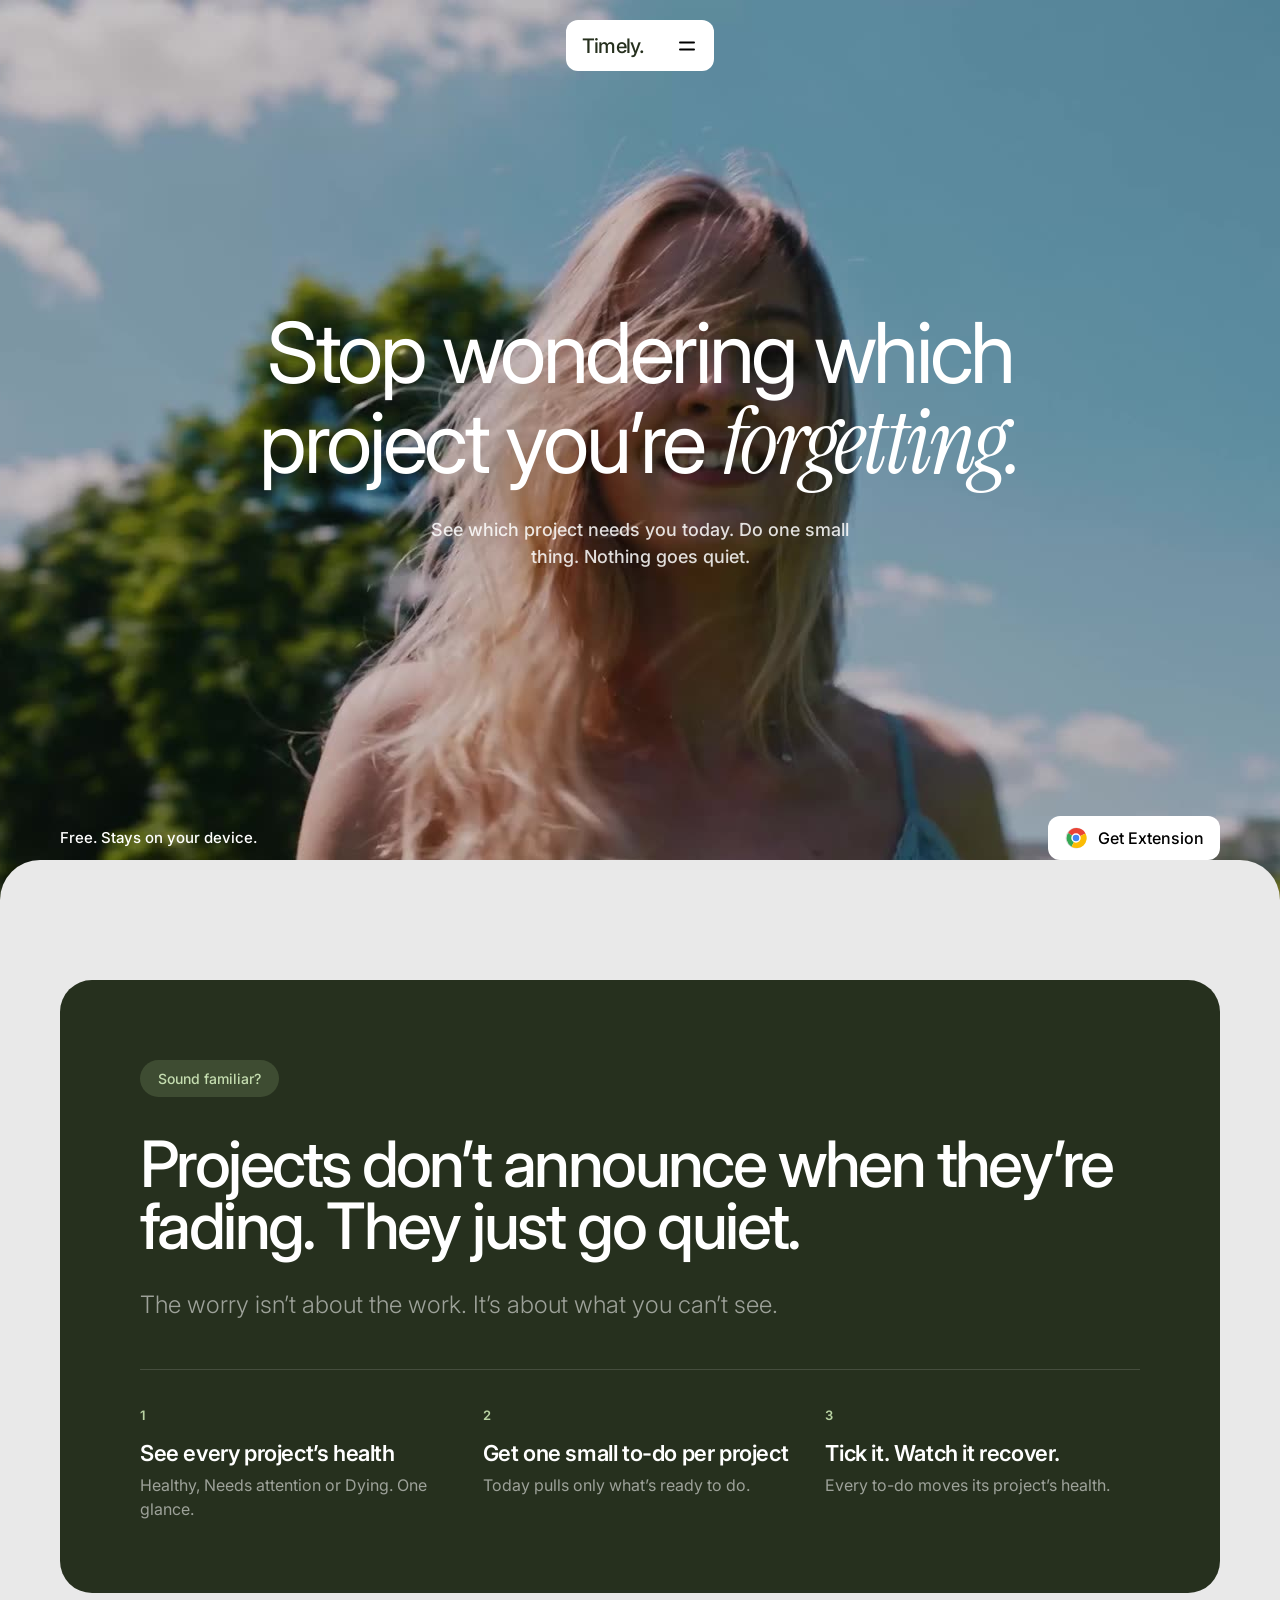
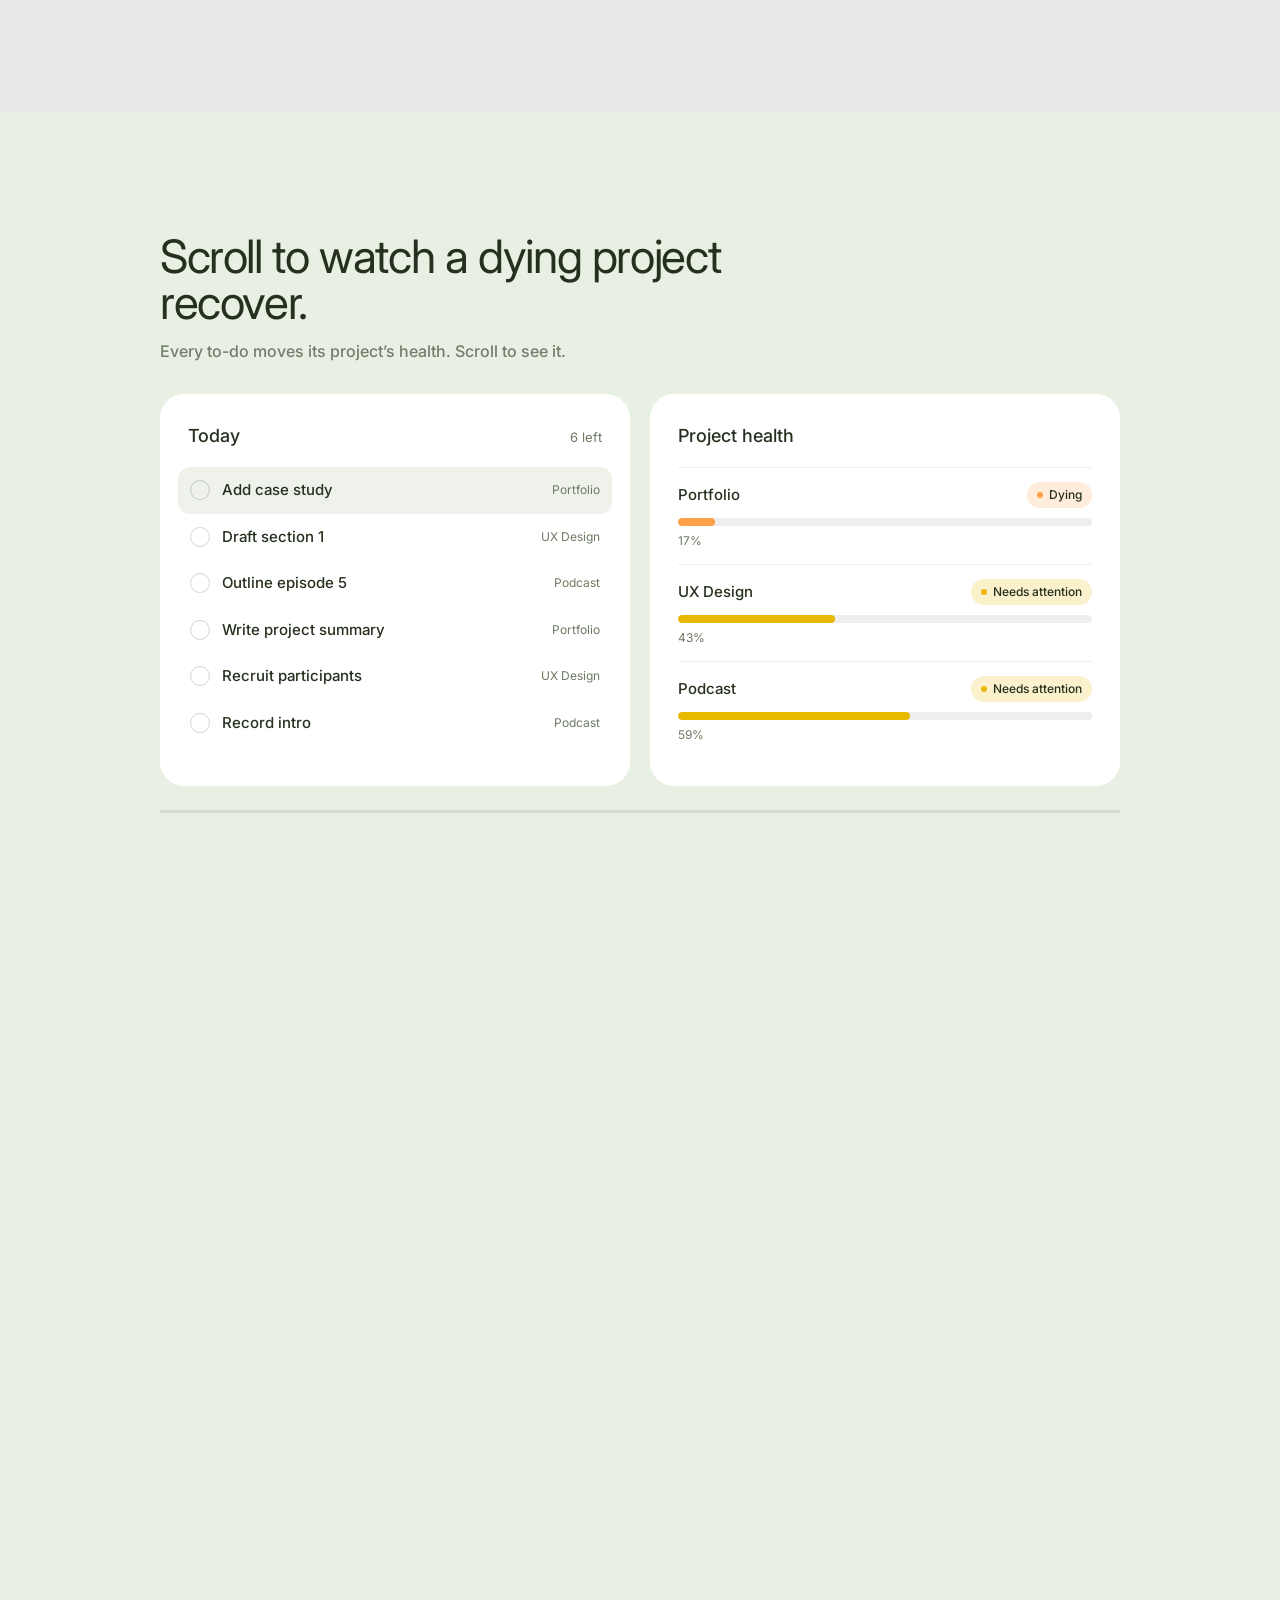
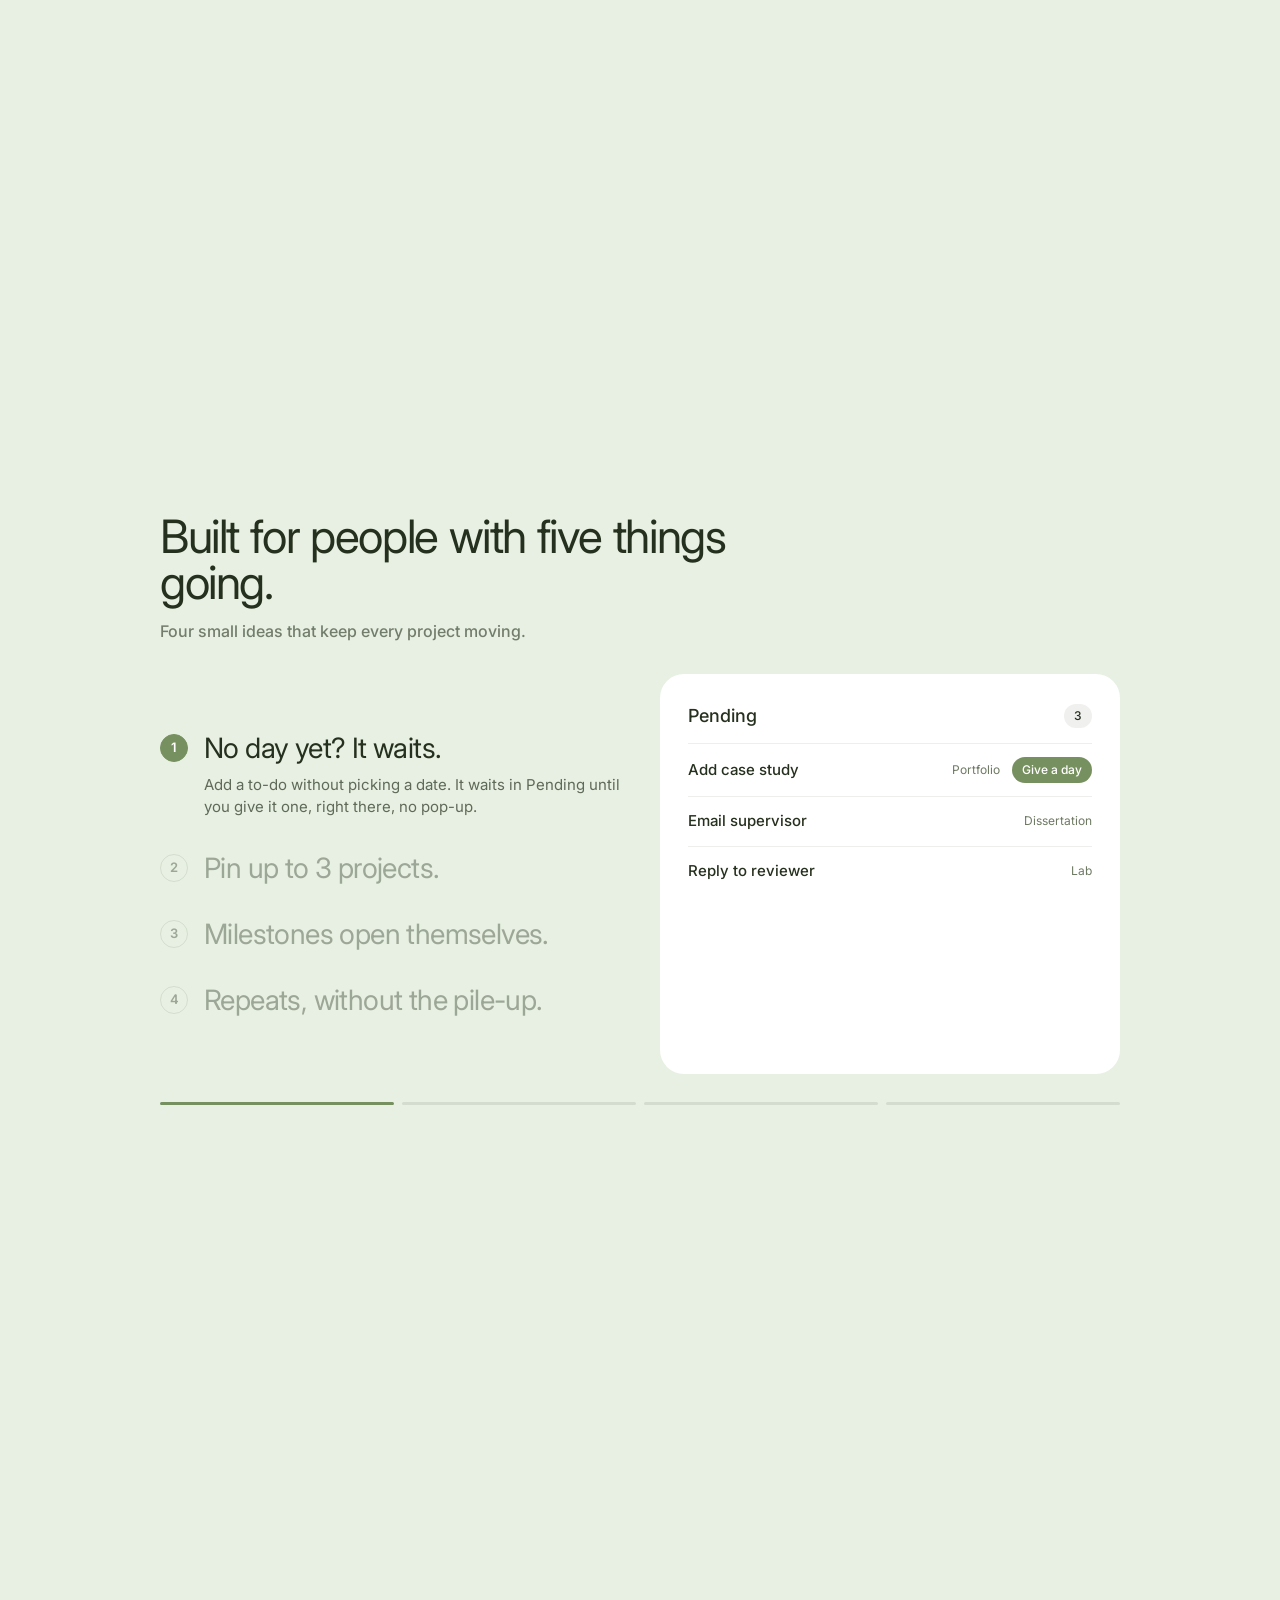
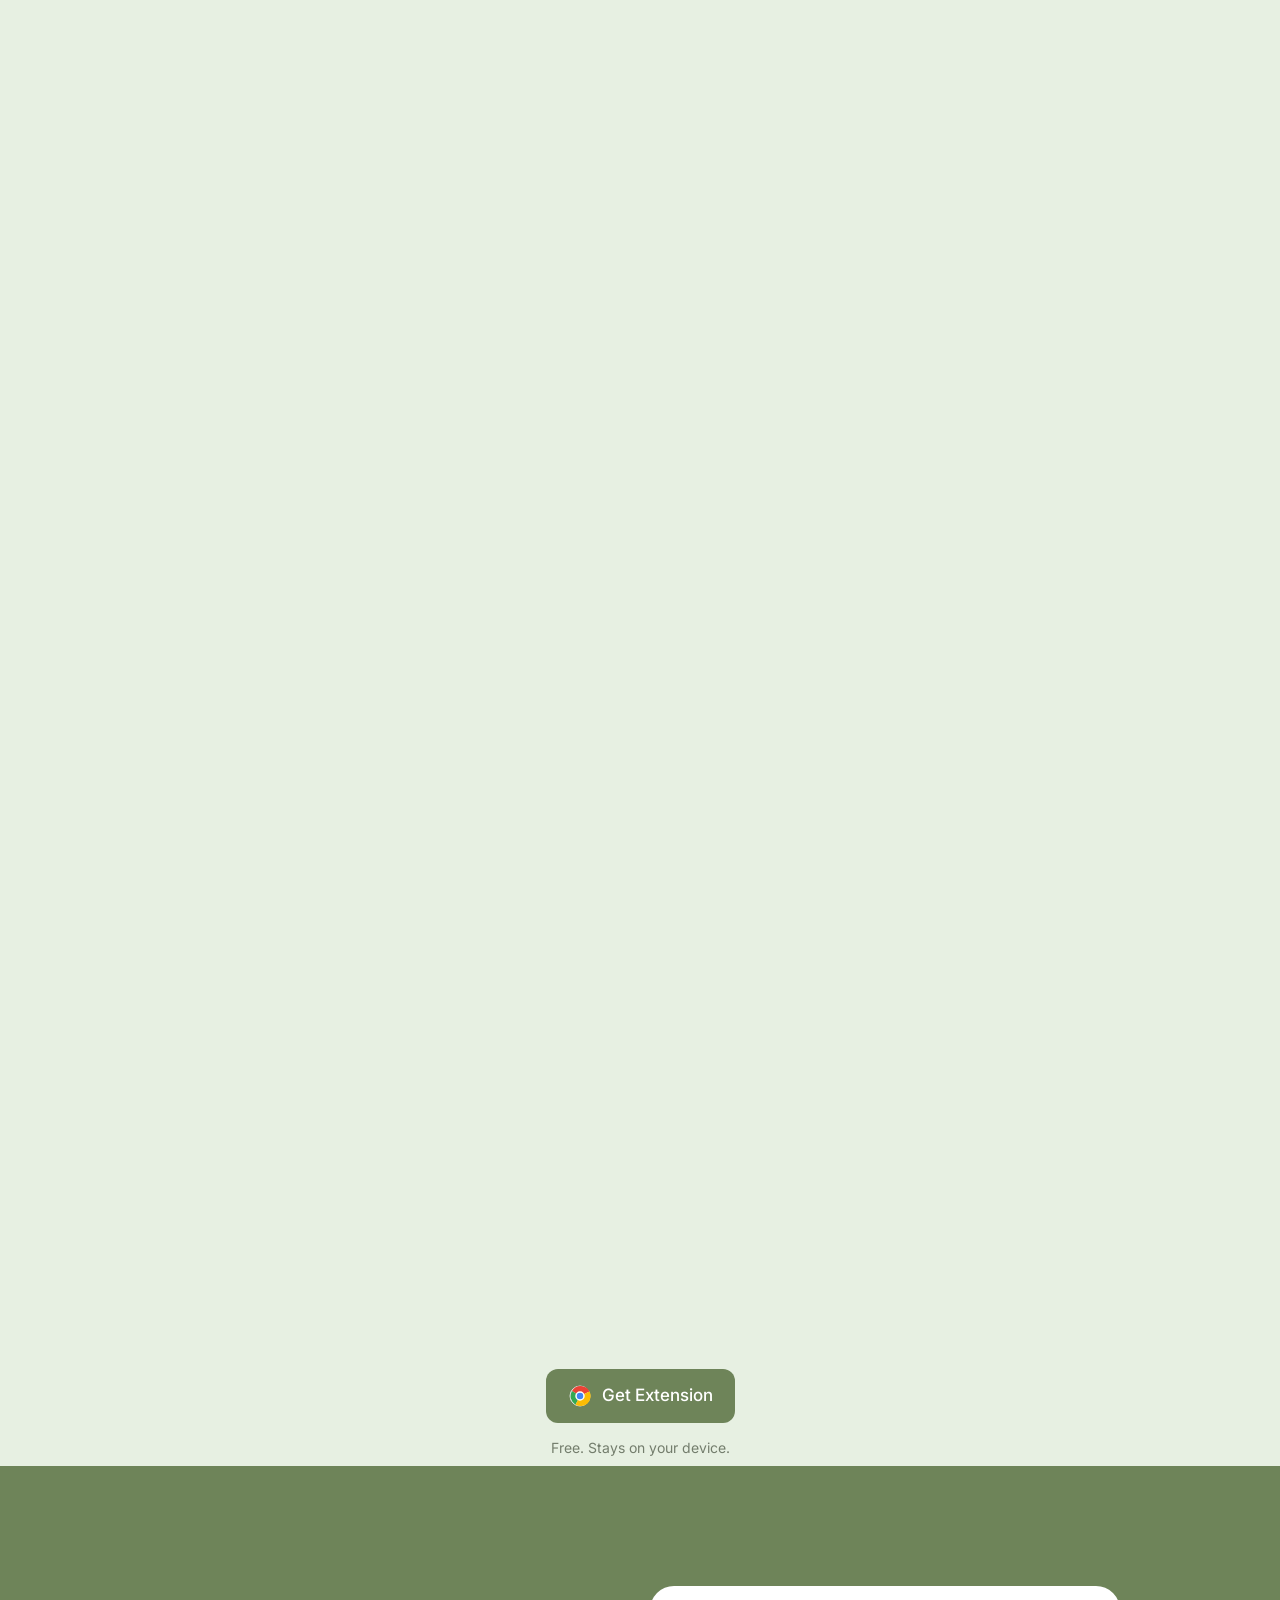
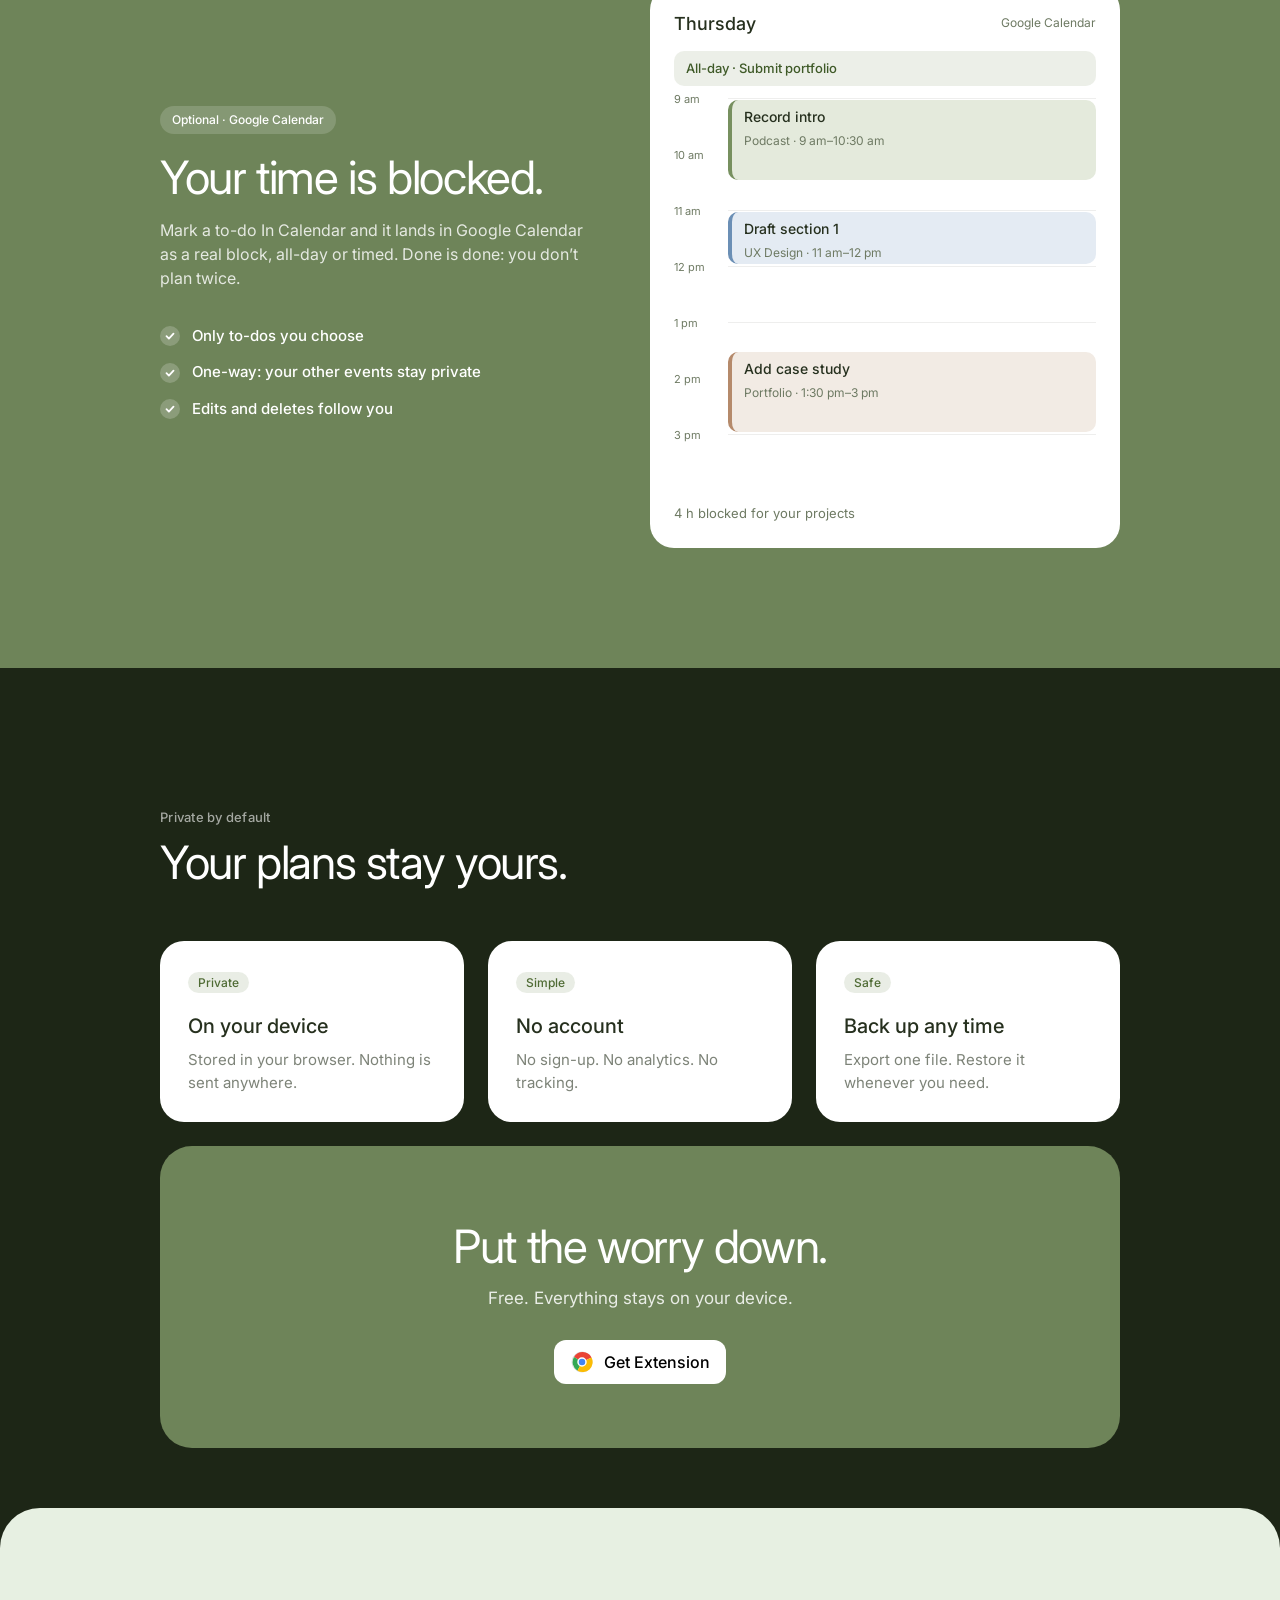
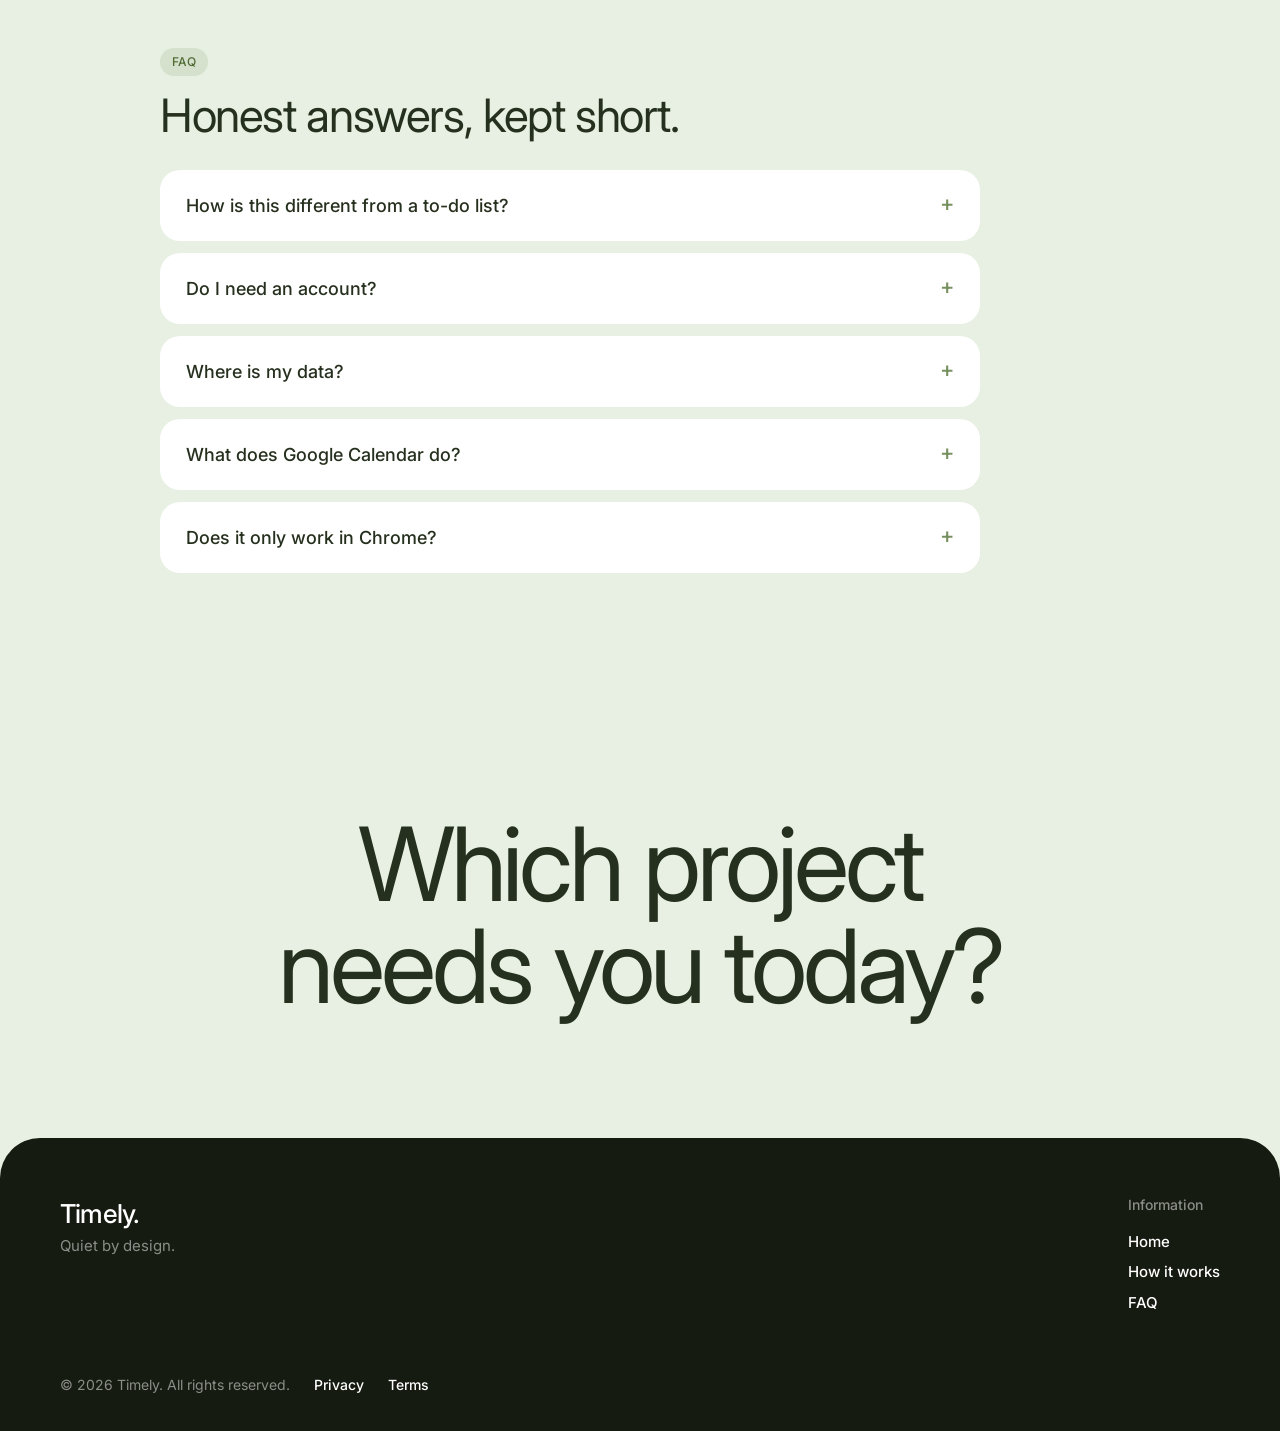
<file: index.html>
<!doctype html><html lang="en"><head><meta charset="utf-8"><meta name="viewport" content="width=device-width,initial-scale=1"><link rel="preconnect" href="https://fonts.googleapis.com"><link rel="preconnect" href="https://fonts.gstatic.com" crossorigin><link href="https://fonts.googleapis.com/css2?family=Inter:wght@400;500;600&family=Instrument+Serif:ital@1&display=swap" rel="stylesheet"><link href="https://api.fontshare.com/v2/css?f[]=switzer@400,500,600&display=swap" rel="stylesheet">
<link rel="stylesheet" href="styles.css"><title>Timely — see which project needs you today</title>
<meta name="description" content="Timely is a free Chrome side-panel extension that shows which of your projects needs you today and which is quietly fading. Your data stays on your device.">
</head><body>
<div class="nav" id="nav"><div class="nav-inner"><div class="pill"><a class="logo" href="">Timely.</a><button class="burger" id="burger" aria-label="Open menu" aria-expanded="false"><span></span><span></span></button></div><div class="menu"><a href="">Home</a><a href="privacy/">Privacy</a><a href="terms/">Terms</a></div></div></div>
<header class="hero">
  <img class="bg" alt="" src="assets/hero.jpg">
  <video autoplay muted loop playsinline preload="metadata"><source src="assets/hero.mp4" type="video/mp4"></video>
  <h1>Stop wondering which project you’re <em class="serif">forgetting.</em></h1>
  <p class="lead">See which project needs you today. Do one small thing. Nothing goes quiet.</p>
  <div class="hero-foot"><span>Free. Stays on your device.</span><a class="btn" href="#" id="cws"><svg viewBox="0 0 24 24"><circle cx="12" cy="12" r="10" fill="#fff" stroke="#ddd"/><path d="M12 12 L21.5 7.5 A10 10 0 0 0 4 7 Z" fill="#EA4335"/><path d="M12 12 L4 7 A10 10 0 0 0 7.5 20.7 Z" fill="#34A853"/><path d="M12 12 L7.5 20.7 A10 10 0 0 0 21.5 7.5 Z" fill="#FBBC04"/><circle cx="12" cy="12" r="4" fill="#4285F4" stroke="#fff" stroke-width="1.5"/></svg> Get Extension</a></div>
</header>

<section class="slab" id="how"><div class="wrap"><div class="pain">
  <span class="chip">Sound familiar?</span>
  <h2>Projects don’t announce when they’re fading. They just go quiet.</h2>
  <p class="muted">The worry isn’t about the work. It’s about what you can’t see.</p>
  <hr>
  <div class="points">
    <div><div class="n">1</div><h3>See every project’s health</h3><p>Healthy, Needs attention or Dying. One glance.</p></div>
    <div><div class="n">2</div><h3>Get one small to-do per project</h3><p>Today pulls only what’s ready to do.</p></div>
    <div><div class="n">3</div><h3>Tick it. Watch it recover.</h3><p>Every to-do moves its project’s health.</p></div>
  </div>
</div></div></section>

<section class="section-page" id="today"><div class="wrap" style="padding-top:120px">
  <div class="track demo-track" id="demo">
    <div class="sticky">
      <div class="s-head"><h2 class="display" style="max-width:640px">Scroll to watch a dying project recover.</h2><p class="sub">Every to-do moves its project’s health. Scroll to see it.</p></div>
      <div class="cards"><div class="card" id="todos"></div><div class="card" id="health"></div></div>
      <div class="rail"><div id="demoRail"></div></div>
    </div>
  </div>
</div></section>

<section class="section-page" id="features"><div class="wrap" style="padding-top:80px">
  <div class="track feat-track" id="feat">
    <div class="sticky">
      <div class="s-head"><h2 class="display" style="max-width:640px">Built for people with five things going.</h2><p class="sub">Four small ideas that keep every project moving.</p></div>
      <div class="feat-grid"><div class="feat-list" id="featList"></div><div class="mock" id="mock"></div></div>
      <div class="dots" id="featDots"></div>
    </div>
  </div>
</div></section>
<section class="midcta"><div class="wrap"><a class="btn btn-sage" href="#" id="cws3"><svg viewBox="0 0 24 24"><circle cx="12" cy="12" r="10" fill="#fff" stroke="#ddd"/><path d="M12 12 L21.5 7.5 A10 10 0 0 0 4 7 Z" fill="#EA4335"/><path d="M12 12 L4 7 A10 10 0 0 0 7.5 20.7 Z" fill="#34A853"/><path d="M12 12 L7.5 20.7 A10 10 0 0 0 21.5 7.5 Z" fill="#FBBC04"/><circle cx="12" cy="12" r="4" fill="#4285F4" stroke="#fff" stroke-width="1.5"/></svg> Get Extension</a><span>Free. Stays on your device.</span></div></section>


<section class="cal" id="calendar"><div class="wrap"><div class="cal-grid" id="calGrid">
  <div class="cal-copy">
    <span class="chip">Optional · Google Calendar</span>
    <h2 class="display">Your time is blocked.</h2>
    <p class="t">Mark a to-do In Calendar and it lands in Google Calendar as a real block, all-day or timed. Done is done: you don’t plan twice.</p>
    <div class="ticks"><div><span><svg viewBox="0 0 12 12"><path d="M2.5 6.2l2.4 2.4 4.6-5" fill="none" stroke="#fff" stroke-width="1.8" stroke-linecap="round" stroke-linejoin="round"/></svg></span>Only to-dos you choose</div><div><span><svg viewBox="0 0 12 12"><path d="M2.5 6.2l2.4 2.4 4.6-5" fill="none" stroke="#fff" stroke-width="1.8" stroke-linecap="round" stroke-linejoin="round"/></svg></span>One-way: your other events stay private</div><div><span><svg viewBox="0 0 12 12"><path d="M2.5 6.2l2.4 2.4 4.6-5" fill="none" stroke="#fff" stroke-width="1.8" stroke-linecap="round" stroke-linejoin="round"/></svg></span>Edits and deletes follow you</div></div>
  </div>
  <div class="calcard">
    <div class="mhead" style="margin:0"><b>Thursday</b><span class="tag">Google Calendar</span></div>
    <div class="allday">All-day · Submit portfolio</div>
    <div class="hours" id="hours"></div>
    <div class="blocked">4 h blocked for your projects</div>
  </div>
</div></div></section>

<section class="assist" id="privacy"><div class="wrap">
  <div class="eyebrow">Private by default</div>
  <h2 class="display">Your plans stay yours.</h2>
  <div class="pcards">
    <div class="pcard"><small>Private</small><h3>On your device</h3><p>Stored in your browser. Nothing is sent anywhere.</p></div>
    <div class="pcard"><small>Simple</small><h3>No account</h3><p>No sign-up. No analytics. No tracking.</p></div>
    <div class="pcard"><small>Safe</small><h3>Back up any time</h3><p>Export one file. Restore it whenever you need.</p></div>
  </div>
  <div class="cta"><h2>Put the worry down.</h2><p>Free. Everything stays on your device.</p><a class="btn" href="#" id="cws2"><svg viewBox="0 0 24 24"><circle cx="12" cy="12" r="10" fill="#fff" stroke="#ddd"/><path d="M12 12 L21.5 7.5 A10 10 0 0 0 4 7 Z" fill="#EA4335"/><path d="M12 12 L4 7 A10 10 0 0 0 7.5 20.7 Z" fill="#34A853"/><path d="M12 12 L7.5 20.7 A10 10 0 0 0 21.5 7.5 Z" fill="#FBBC04"/><circle cx="12" cy="12" r="4" fill="#4285F4" stroke="#fff" stroke-width="1.5"/></svg> Get Extension</a></div>
</div></section>

<section class="faq" id="faq"><div class="wrap">
  <span class="chip">FAQ</span>
  <h2 class="display">Honest answers, kept short.</h2>
  <div style="margin-top:32px;max-width:820px">
    <details><summary>How is this different from a to-do list?</summary><p>A to-do list keeps adding up. Timely bundles to-dos under their projects, shows each project’s health, and puts one small thing on today.</p></details>
    <details><summary>Do I need an account?</summary><p>No. There’s no sign-up, no analytics and no tracking.</p></details>
    <details><summary>Where is my data?</summary><p>In your browser, on your device. Nothing is sent anywhere. Export a backup file any time and restore it whenever you need to.</p></details>
    <details><summary>What does Google Calendar do?</summary><p>It’s optional and one-way. Only to-dos you mark In Calendar are added, and Timely never reads your other events. See the <a href="privacy/">privacy policy</a>.</p></details>
    <details><summary>Does it only work in Chrome?</summary><p>Yes. Timely lives in Chrome’s side panel.</p></details>
  </div>
</div></section>

<section class="outro"><div class="wrap"><h2>Which project<br>needs you today?</h2></div></section>
<footer><div class="top"><div class="brand"><b>Timely.</b><span>Quiet by design.</span></div><nav><h4>Information</h4><a href="">Home</a><a href="#how">How it works</a><a href="#faq">FAQ</a></nav></div><div class="legal"><span>© 2026 Timely. All rights reserved.</span><a href="privacy/">Privacy</a><a href="terms/">Terms</a></div></footer>
<script src="main.js"></script>
</body></html>
</file>
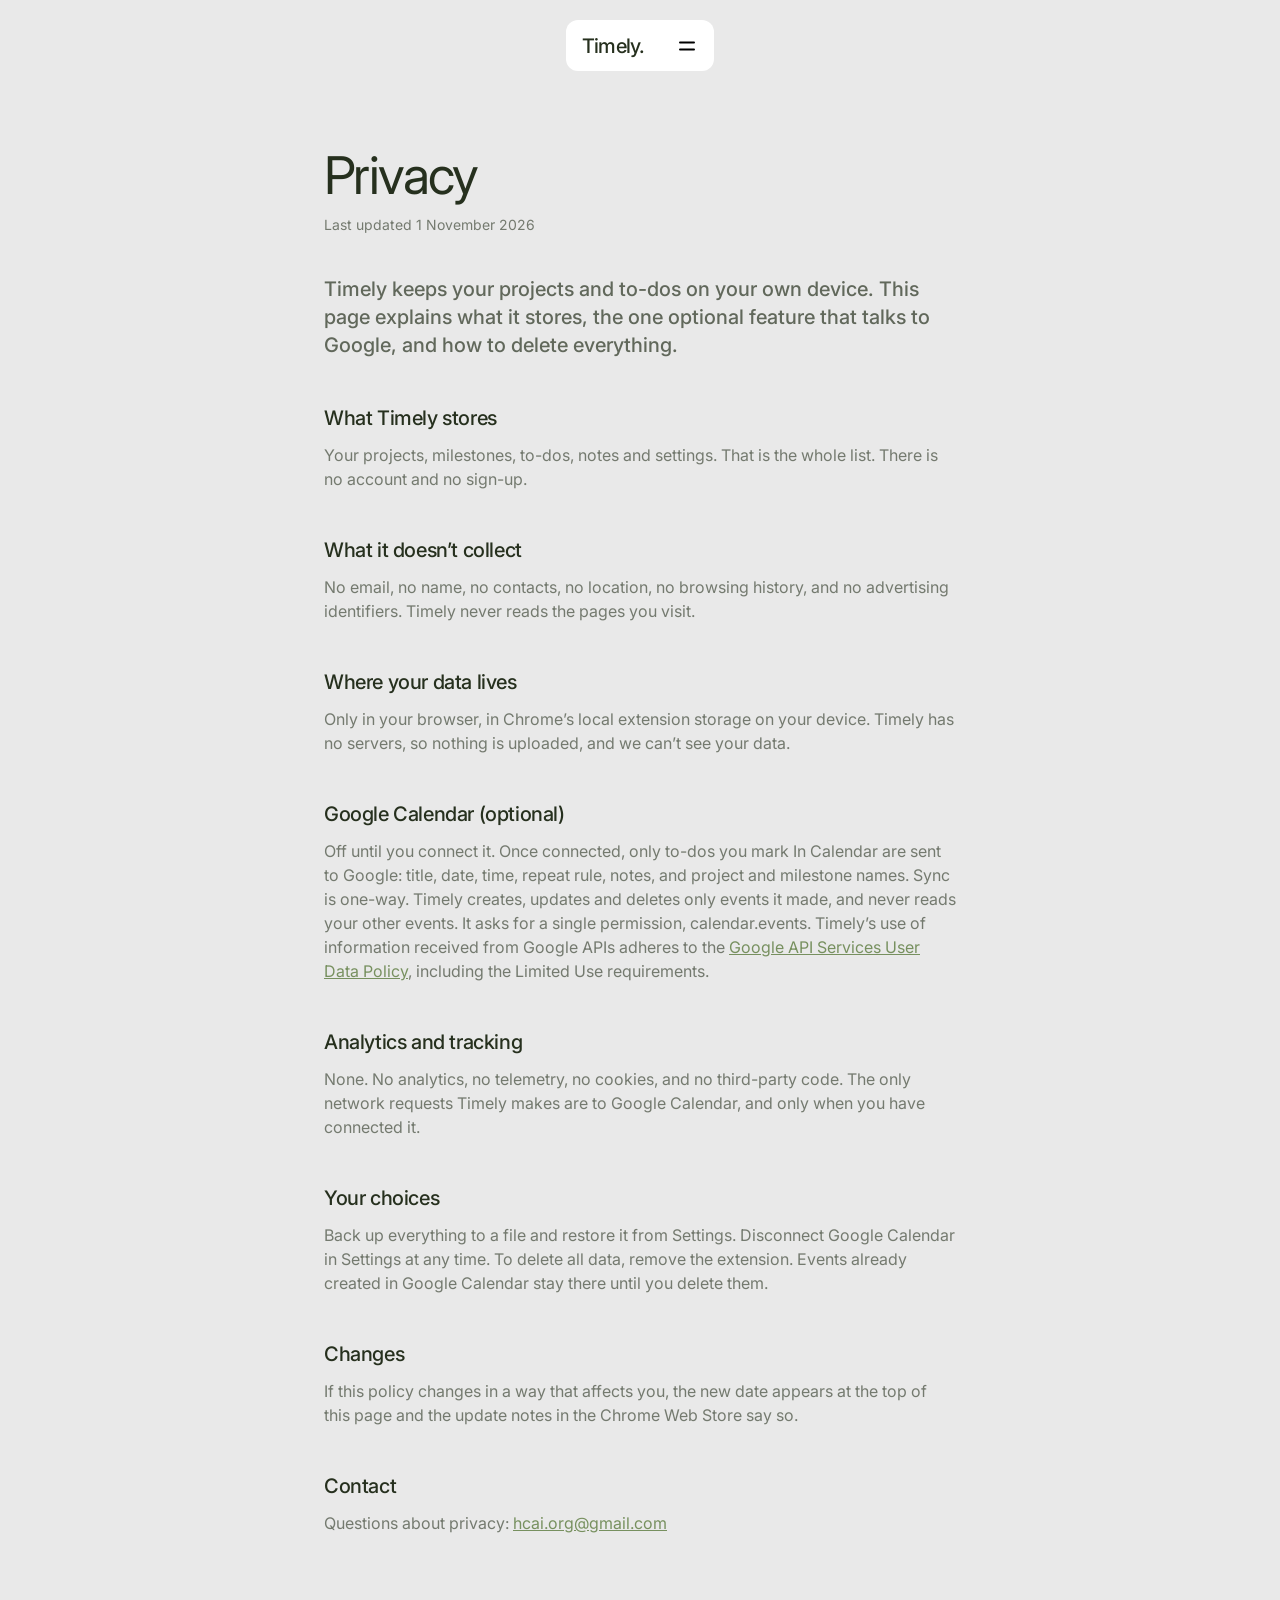
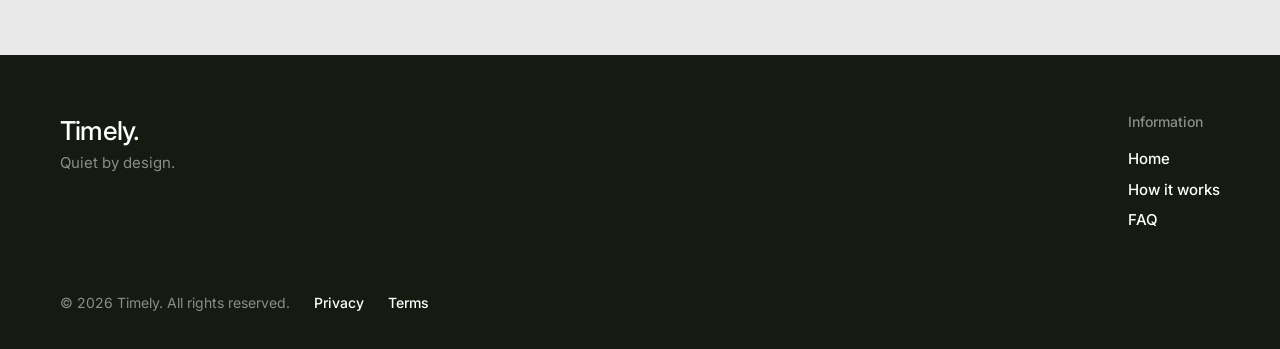
<file: privacy/index.html>
<!doctype html><html lang="en"><head><meta charset="utf-8"><meta name="viewport" content="width=device-width,initial-scale=1"><link rel="preconnect" href="https://fonts.googleapis.com"><link rel="preconnect" href="https://fonts.gstatic.com" crossorigin><link href="https://fonts.googleapis.com/css2?family=Inter:wght@400;500;600&family=Instrument+Serif:ital@1&display=swap" rel="stylesheet"><link href="https://api.fontshare.com/v2/css?f[]=switzer@400,500,600&display=swap" rel="stylesheet"><title>Privacy — Timely</title><meta name="description" content="Timely Privacy">
<link rel="stylesheet" href="../styles.css"></head><body class="legal-page">
<div class="nav" id="nav"><div class="nav-inner"><div class="pill"><a class="logo" href="../">Timely.</a><button class="burger" id="burger" aria-label="Open menu" aria-expanded="false"><span></span><span></span></button></div><div class="menu"><a href="../">Home</a><a href="../privacy/">Privacy</a><a href="../terms/">Terms</a></div></div></div>
<main class="legal-wrap"><h1>Privacy</h1><div class="upd">Last updated 1 November 2026</div><p class="intro">Timely keeps your projects and to-dos on your own device. This page explains what it stores, the one optional feature that talks to Google, and how to delete everything.</p><h2>What Timely stores</h2><p>Your projects, milestones, to-dos, notes and settings. That is the whole list. There is no account and no sign-up.</p>
<h2>What it doesn’t collect</h2><p>No email, no name, no contacts, no location, no browsing history, and no advertising identifiers. Timely never reads the pages you visit.</p>
<h2>Where your data lives</h2><p>Only in your browser, in Chrome’s local extension storage on your device. Timely has no servers, so nothing is uploaded, and we can’t see your data.</p>
<h2>Google Calendar (optional)</h2><p>Off until you connect it. Once connected, only to-dos you mark In Calendar are sent to Google: title, date, time, repeat rule, notes, and project and milestone names. Sync is one-way. Timely creates, updates and deletes only events it made, and never reads your other events. It asks for a single permission, calendar.events. Timely’s use of information received from Google APIs adheres to the <a href="https://developers.google.com/terms/api-services-user-data-policy">Google API Services User Data Policy</a>, including the Limited Use requirements.</p>
<h2>Analytics and tracking</h2><p>None. No analytics, no telemetry, no cookies, and no third-party code. The only network requests Timely makes are to Google Calendar, and only when you have connected it.</p>
<h2>Your choices</h2><p>Back up everything to a file and restore it from Settings. Disconnect Google Calendar in Settings at any time. To delete all data, remove the extension. Events already created in Google Calendar stay there until you delete them.</p>
<h2>Changes</h2><p>If this policy changes in a way that affects you, the new date appears at the top of this page and the update notes in the Chrome Web Store say so.</p>
<h2>Contact</h2><p>Questions about privacy: <a href="mailto:hcai.org@gmail.com">hcai.org@gmail.com</a></p></main>
<footer><div class="top"><div class="brand"><b>Timely.</b><span>Quiet by design.</span></div><nav><h4>Information</h4><a href="../">Home</a><a href="../#how">How it works</a><a href="../#faq">FAQ</a></nav></div><div class="legal"><span>© 2026 Timely. All rights reserved.</span><a href="../privacy/">Privacy</a><a href="../terms/">Terms</a></div></footer>
<script src="../main.js"></script></body></html>
</file>
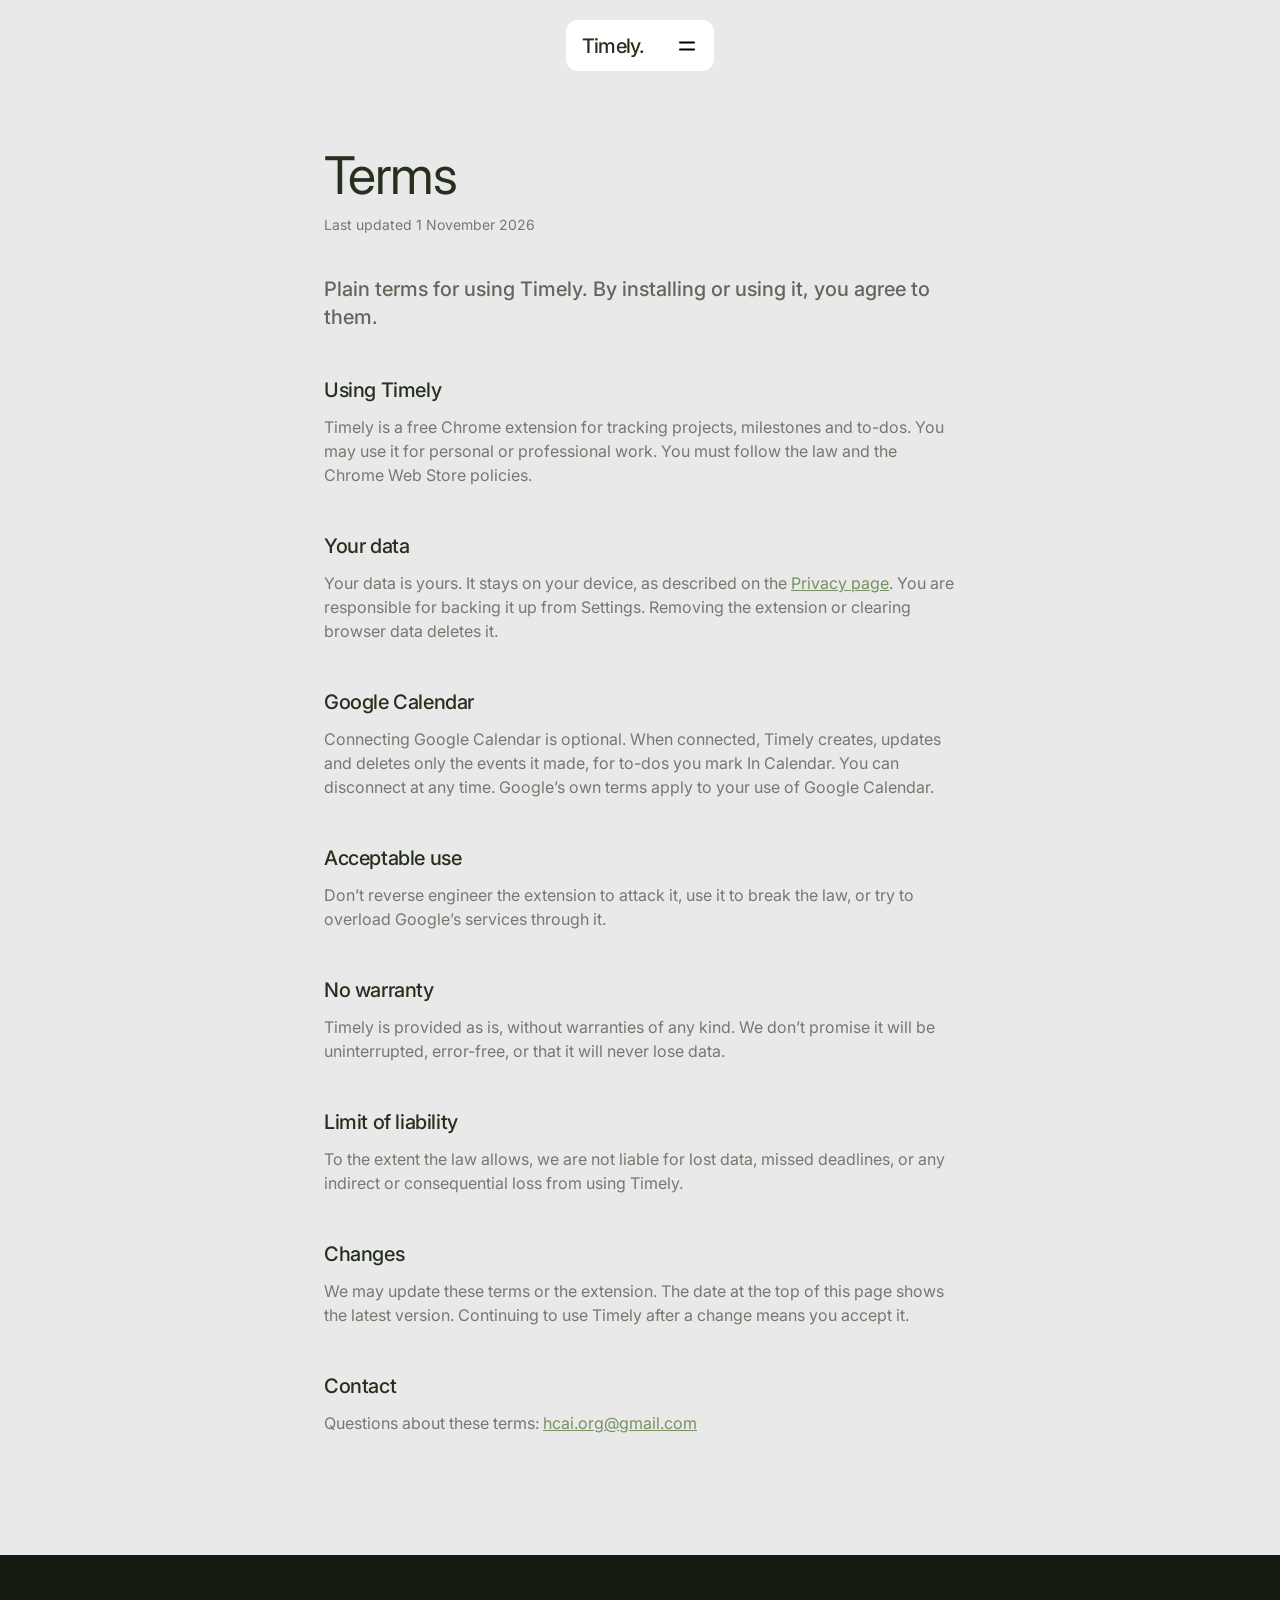
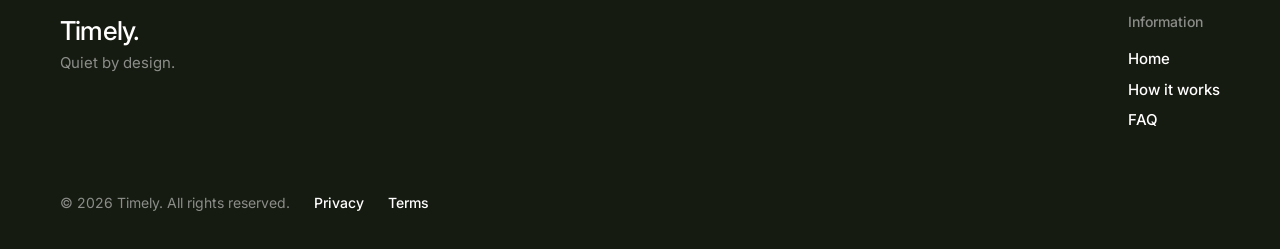
<file: terms/index.html>
<!doctype html><html lang="en"><head><meta charset="utf-8"><meta name="viewport" content="width=device-width,initial-scale=1"><link rel="preconnect" href="https://fonts.googleapis.com"><link rel="preconnect" href="https://fonts.gstatic.com" crossorigin><link href="https://fonts.googleapis.com/css2?family=Inter:wght@400;500;600&family=Instrument+Serif:ital@1&display=swap" rel="stylesheet"><link href="https://api.fontshare.com/v2/css?f[]=switzer@400,500,600&display=swap" rel="stylesheet"><title>Terms — Timely</title><meta name="description" content="Timely Terms">
<link rel="stylesheet" href="../styles.css"></head><body class="legal-page">
<div class="nav" id="nav"><div class="nav-inner"><div class="pill"><a class="logo" href="../">Timely.</a><button class="burger" id="burger" aria-label="Open menu" aria-expanded="false"><span></span><span></span></button></div><div class="menu"><a href="../">Home</a><a href="../privacy/">Privacy</a><a href="../terms/">Terms</a></div></div></div>
<main class="legal-wrap"><h1>Terms</h1><div class="upd">Last updated 1 November 2026</div><p class="intro">Plain terms for using Timely. By installing or using it, you agree to them.</p><h2>Using Timely</h2><p>Timely is a free Chrome extension for tracking projects, milestones and to-dos. You may use it for personal or professional work. You must follow the law and the Chrome Web Store policies.</p>
<h2>Your data</h2><p>Your data is yours. It stays on your device, as described on the <a href="../privacy/">Privacy page</a>. You are responsible for backing it up from Settings. Removing the extension or clearing browser data deletes it.</p>
<h2>Google Calendar</h2><p>Connecting Google Calendar is optional. When connected, Timely creates, updates and deletes only the events it made, for to-dos you mark In Calendar. You can disconnect at any time. Google’s own terms apply to your use of Google Calendar.</p>
<h2>Acceptable use</h2><p>Don’t reverse engineer the extension to attack it, use it to break the law, or try to overload Google’s services through it.</p>
<h2>No warranty</h2><p>Timely is provided as is, without warranties of any kind. We don’t promise it will be uninterrupted, error-free, or that it will never lose data.</p>
<h2>Limit of liability</h2><p>To the extent the law allows, we are not liable for lost data, missed deadlines, or any indirect or consequential loss from using Timely.</p>
<h2>Changes</h2><p>We may update these terms or the extension. The date at the top of this page shows the latest version. Continuing to use Timely after a change means you accept it.</p>
<h2>Contact</h2><p>Questions about these terms: <a href="mailto:hcai.org@gmail.com">hcai.org@gmail.com</a></p></main>
<footer><div class="top"><div class="brand"><b>Timely.</b><span>Quiet by design.</span></div><nav><h4>Information</h4><a href="../">Home</a><a href="../#how">How it works</a><a href="../#faq">FAQ</a></nav></div><div class="legal"><span>© 2026 Timely. All rights reserved.</span><a href="../privacy/">Privacy</a><a href="../terms/">Terms</a></div></footer>
<script src="../main.js"></script></body></html>
</file>
<file: styles.css>
:root{
  --page:#E7F0E2; --ink:#26301E; --sage:#77905F; --sage-card:#6E8459; --deep:#1D2616; --foot:#161B11; --grey:#E9E9E9;
  --muted:rgba(38,48,30,.6); --line:rgba(38,48,30,.08); --r:24px;
  --font:"Switzer","Inter",system-ui,sans-serif; --serif:"Instrument Serif",Georgia,serif;
}
*{box-sizing:border-box}
html{scroll-behavior:smooth}
body{margin:0;font-family:var(--font);color:var(--ink);background:var(--page);-webkit-font-smoothing:antialiased;line-height:1.5}
a{color:inherit}
h1,h2,h3,p{margin:0}
.wrap{max-width:1080px;margin:0 auto;padding:0 60px}
@media(max-width:700px){.wrap{padding:0 20px}}
h2.display{font-weight:400;font-size:46px;line-height:46px;letter-spacing:-1.38px}
@media(max-width:700px){h2.display{font-size:30px;line-height:32px;letter-spacing:-.9px}}
.sub{font-size:16px;line-height:21px;font-weight:500;color:var(--muted);margin-top:16px}
em.serif{font-family:var(--serif);font-style:italic;font-weight:400}

/* nav */
.nav{position:fixed;top:20px;left:0;right:0;display:flex;justify-content:center;z-index:50;pointer-events:none}
.nav-inner{position:relative;pointer-events:auto}
.pill{display:flex;align-items:center;justify-content:space-between;gap:28px;background:#fff;border-radius:12px;height:51px;padding:0 16px;width:148px;transition:width .35s ease}
.logo{font-size:20px;font-weight:500;letter-spacing:-.8px;text-decoration:none}
.burger{border:0;background:none;width:22px;height:22px;position:relative;cursor:pointer;padding:0}
.burger span{position:absolute;left:3px;top:10px;width:16px;height:2px;background:#000;border-radius:2px;transition:transform .35s ease}
.burger span:first-child{transform:translateY(-3.5px)}.burger span:last-child{transform:translateY(3.5px)}
.nav.open .burger span:first-child{transform:rotate(45deg)}.nav.open .burger span:last-child{transform:rotate(-45deg)}
.menu{position:absolute;top:55px;left:50%;transform:translate(-50%,-6px);background:#fff;border-radius:12px;height:51px;display:flex;align-items:center;gap:28px;padding:0 28px;opacity:0;pointer-events:none;transition:.3s ease;white-space:nowrap}
.nav.open .menu{opacity:1;pointer-events:auto;transform:translate(-50%,0)}
.menu a{text-decoration:none;font-weight:500;font-size:16px;letter-spacing:-.32px}
.menu a:hover{color:var(--sage)}

/* hero */
.hero{position:relative;min-height:100vh;color:#fff;display:flex;flex-direction:column;justify-content:center;align-items:center;text-align:center;padding:120px 24px 140px;background:#26301E center/cover no-repeat;overflow:hidden}
.hero video,.hero .bg{position:absolute;inset:0;width:100%;height:100%;object-fit:cover}
.hero::after{content:"";position:absolute;left:0;right:0;bottom:0;height:340px;background:linear-gradient(180deg,rgba(0,0,0,0),rgba(0,0,0,.45))}
.hero>*{position:relative;z-index:2}
.hero h1{font-weight:400;font-size:clamp(44px,7vw,84px);line-height:1.02;letter-spacing:-.04em;max-width:900px}
.hero h1 em{font-size:1.08em}
.hero p.lead{margin-top:28px;font-size:18px;font-weight:500;color:rgba(255,255,255,.85);max-width:430px}
.hero-foot{position:absolute!important;left:60px;right:60px;bottom:40px;display:flex;justify-content:space-between;align-items:center;z-index:3}
.hero-foot span{font-size:15px;font-weight:500}
.btn{display:inline-flex;align-items:center;gap:10px;background:#fff;color:#000;text-decoration:none;font-weight:500;font-size:16px;border-radius:12px;padding:10px 16px}
.btn:hover{transform:translateY(-1px)}
.btn svg{width:24px;height:24px}
@media(max-width:700px){.hero-foot{left:20px;right:20px;flex-direction:column;gap:14px;align-items:flex-start}}

/* pain slab */
.slab .wrap{max-width:1400px}
.slab{background:var(--grey);border-radius:40px 40px 0 0;padding:120px 0 120px;margin-top:-40px;position:relative;z-index:3}
.pain{background:#26301E;color:#fff;border-radius:32px;padding:80px 80px 72px;max-width:1350px;margin:0 auto}
.chip{display:inline-block;font-size:12px;font-weight:500;background:rgba(119,144,95,.16);color:#4F6B34;border-radius:20px;padding:5px 12px}
.chip-d{}
.pain .chip{background:rgba(160,190,130,.2);color:#C5DDB0;font-size:14px;padding:8px 18px}
.pain h2{margin-top:36px;font-weight:400;font-size:38px;line-height:40px;letter-spacing:-1.1px;max-width:1000px;font-size:64px;line-height:62px;letter-spacing:-2.6px;font-weight:500}
.pain .muted{margin-top:28px;font-size:24px;line-height:40px;max-width:660px;font-size:24px;color:rgba(255,255,255,.55);font-weight:300}
.pain hr{border:0;border-top:1px solid rgba(255,255,255,.14);margin:44px 0 36px}
.points{display:grid;grid-template-columns:repeat(3,1fr);gap:28px}
.points .n{color:#B9D3A3;font-size:13px;font-weight:600}
.points h3{margin-top:14px;font-size:22px;font-weight:600;line-height:1.25;letter-spacing:-.4px;color:#fff}
.points p{margin-top:6px;font-size:16px;color:rgba(255,255,255,.55)}
@media(max-width:800px){.pain{padding:28px}.pain h2{font-size:34px;line-height:36px;letter-spacing:-1.2px}.pain .muted{font-size:18px;line-height:28px}.points{grid-template-columns:1fr}}

/* sticky tracks */
.track{position:relative}
.sticky{position:sticky;top:72px}
.section-page{background:var(--page)}
.demo-track{height:1800px}
.feat-track{height:2400px}
.s-head{margin-bottom:32px}
.cards{display:flex;flex-wrap:wrap;gap:20px}
.card{flex:1 1 320px;background:#fff;border-radius:var(--r);padding:28px}
.card-head{display:flex;justify-content:space-between;align-items:baseline;margin-bottom:18px}
.card-head b{font-size:18px;font-weight:500}.card-head small{font-size:13px;color:#6E7A63}
.todo{display:flex;align-items:center;gap:12px;padding:12px;margin:0 -10px;border-radius:12px;transition:background .3s}
.todo.next{background:rgba(119,144,95,.12)}
.todo .box{width:20px;height:20px;border-radius:10px;border:1.5px solid rgba(38,48,30,.2);display:flex;align-items:center;justify-content:center;flex:none;transition:all .25s}
.todo .box svg{width:12px;height:12px;opacity:0;stroke-dasharray:14;stroke-dashoffset:14;transition:all .3s .08s}
.todo.done .box{background:var(--sage);border-color:var(--sage);animation:pop .35s}
.todo.done .box svg{opacity:1;stroke-dashoffset:0}
@keyframes pop{50%{transform:scale(1.25)}}
.todo .t{flex:1;font-size:15px;font-weight:500;transition:opacity .3s}
.todo.done .t{opacity:.4;text-decoration:line-through}
.gain{font-size:11px;font-weight:600;color:#4F6B34;background:rgba(119,144,95,.16);border-radius:20px;padding:2px 8px;opacity:0;transform:translateY(8px) scale(.8);transition:all .3s}
.todo.done .gain{opacity:1;transform:none}
.todo .p{font-size:12px;color:#6E7A63;min-width:62px;text-align:right}
.proj{padding:14px 0;border-top:1px solid var(--line)}.proj:first-of-type{border-top:0}
.proj-top{display:flex;justify-content:space-between;align-items:center;margin-bottom:10px;font-size:15px;font-weight:500}
.badge{font-size:12px;font-weight:500;border-radius:20px;padding:4px 10px;display:inline-flex;align-items:center;gap:6px;transition:background .4s}
.badge i{width:6px;height:6px;border-radius:3px;display:block}
.bar{height:8px;border-radius:4px;background:rgba(38,48,30,.08);overflow:hidden}
.bar div{height:100%;border-radius:4px;width:0;transition:width .6s cubic-bezier(.3,.8,.3,1),background .3s}
.pct{margin-top:6px;font-size:12px;color:#6E7A63}
.rail{margin-top:24px;height:3px;border-radius:2px;background:rgba(38,48,30,.1);overflow:hidden}
.rail div{height:100%;background:var(--sage);width:0;transition:width .25s}

/* features */
.feat-grid{display:flex;flex-wrap:wrap;gap:40px;align-items:stretch}
.feat-list{flex:1 1 340px;display:flex;flex-direction:column;justify-content:center;gap:6px}
.feat{display:flex;gap:16px;padding:14px 0;opacity:.38;transition:opacity .3s}
.feat.on{opacity:1}
.feat .num{width:28px;height:28px;border-radius:14px;border:1.5px solid rgba(38,48,30,.25);display:flex;align-items:center;justify-content:center;font-size:13px;font-weight:600;flex:none;margin-top:2px;transition:all .3s}
.feat.on .num{background:var(--sage);border-color:var(--sage);color:#fff}
.feat h3{font-weight:400;font-size:28px;line-height:1.15;letter-spacing:-.6px}
.feat p{max-height:0;overflow:hidden;opacity:0;margin:0;font-size:15px;line-height:22px;color:rgba(38,48,30,.7);max-width:420px;transition:all .35s}
.feat.on p{max-height:120px;opacity:1;margin-top:10px}
.mock{flex:1 1 340px;background:#fff;border-radius:var(--r);padding:28px;min-height:400px;overflow:hidden}
.mock .in{animation:rise .3s ease both}
@keyframes rise{from{opacity:0;transform:translateY(16px)}}
.mhead{display:flex;justify-content:space-between;align-items:center;margin-bottom:14px}.mhead b{font-size:18px;font-weight:500}
.mhead .tag,.tag{font-size:12px;color:#6E7A63;font-weight:400}
.pillx{font-size:12px;font-weight:500;background:rgba(38,48,30,.07);border-radius:20px;padding:3px 10px}
.row{display:flex;align-items:center;gap:12px;padding:13px 0;border-top:1px solid var(--line);font-size:15px;font-weight:500}
.row .grow{flex:1}
.give{font-size:12px;font-weight:500;color:#fff;background:var(--sage);border-radius:20px;padding:4px 10px}
.days{display:flex;gap:8px;max-height:0;opacity:0;overflow:hidden;transition:all .35s}
.days.show{max-height:70px;opacity:1;padding-bottom:14px}
.day{flex:1;border-radius:12px;padding:8px 0;text-align:center;font-size:12px;font-weight:500;background:rgba(38,48,30,.05);transition:all .3s}
.day small{display:block;opacity:.7;font-size:11px}.day b{font-size:15px;font-weight:500}
.day.sel{background:var(--sage);color:#fff;transform:scale(1.06)}
.toast{margin-top:12px;font-size:13px;color:#4F6B34;background:rgba(119,144,95,.14);border-radius:12px;padding:10px 14px;font-weight:500;opacity:0;transform:translateY(8px);transition:all .3s}
.toast.show{opacity:1;transform:none}
.collapse{max-height:60px;overflow:hidden;transition:all .35s}.collapse.gone{max-height:0;opacity:0;border-color:transparent}
.pin{border-radius:14px;padding:14px 16px;margin-bottom:8px;background:rgba(119,144,95,.1);border:0;animation:slide .4s both}
.pin:nth-child(3){animation-delay:.12s}.pin:nth-child(4){animation-delay:.24s}
@keyframes slide{from{opacity:0;transform:translateX(16px)}}
.later{border:1.5px dashed rgba(38,48,30,.15);border-radius:14px;padding:14px 16px;margin-top:14px;color:#6E7A63}
.pinic{width:14px;height:14px}
.ms{display:flex;gap:14px}
.ms .rail2{display:flex;flex-direction:column;align-items:center}
.ms .dot{width:22px;height:22px;border-radius:11px;border:2px solid var(--sage);background:#fff;display:flex;align-items:center;justify-content:center;flex:none;transition:all .4s}
.ms .dot svg{width:12px;height:12px;opacity:0}
.ms.done .dot{background:var(--sage)}.ms.done .dot svg{opacity:1}
.ms.wait .dot{border-color:rgba(38,48,30,.18)}
.ms .line{width:2px;flex:1;min-height:40px;background:var(--line)}
.ms .body{padding-bottom:22px}.ms .body b{font-size:15px;font-weight:500}.ms .body small{display:block;font-size:12px;color:#6E7A63;margin-top:3px}
.ms.wait .body b{color:#6E7A63}
.skip{background:rgba(38,48,30,.04);border-radius:14px;padding:12px 16px;margin-bottom:8px;display:flex;align-items:center;gap:12px;font-size:15px;font-weight:500;transition:all .4s}
.skip.merged{background:rgba(119,144,95,.12);padding:16px}.skip .grow{flex:1}
.hidden{display:none!important}
.dots{margin-top:28px;display:flex;gap:8px}.dots div{flex:1;height:3px;border-radius:2px;background:rgba(38,48,30,.1);overflow:hidden}.dots div i{display:block;height:100%;width:0;background:var(--sage);transition:width .4s}

/* calendar */
.cal{background:var(--sage-card);padding:120px 0;color:#fff}
.cal-grid{display:flex;flex-wrap:wrap;gap:40px;align-items:center}
.cal-copy{flex:1 1 320px}
.cal-copy .chip{background:rgba(255,255,255,.16);color:#fff;margin-bottom:20px}
.cal-copy p.t{margin:18px 0 28px;font-size:16px;line-height:24px;color:rgba(255,255,255,.82);max-width:440px}
.ticks div{display:flex;align-items:center;gap:12px;font-size:15px;font-weight:500;padding:7px 0}
.ticks span{width:20px;height:20px;border-radius:10px;background:rgba(255,255,255,.2);display:flex;align-items:center;justify-content:center;flex:none}
.ticks svg{width:12px;height:12px}
.calcard{flex:1 1 340px;background:#fff;color:var(--ink);border-radius:var(--r);padding:24px}
.allday{background:rgba(119,144,95,.14);color:#3F5A28;border-radius:10px;padding:8px 12px;font-size:13px;font-weight:500;margin:14px 0 12px}
.hours{position:relative;height:392px}
.hr{position:absolute;left:0;right:0;display:flex;gap:10px;align-items:flex-start}
.hr span{width:44px;font-size:11px;color:#6E7A63;transform:translateY(-7px)}.hr i{flex:1;border-top:1px solid var(--line)}
.ev{position:absolute;left:54px;right:0;border-radius:10px;padding:6px 12px;border-left:4px solid;opacity:0;transform:translateX(14px) scaleY(.4);transform-origin:top;transition:all .6s cubic-bezier(.3,1.2,.4,1)}
.in-view .ev{opacity:1;transform:none}
.ev b{font-size:14px;font-weight:500;display:block}.ev small{font-size:12px;color:#6E7A63}
.blocked{margin-top:14px;font-size:13px;color:#6E7A63}

/* privacy cards + cta */
.assist{background:var(--deep);color:#fff;padding:140px 0 100px}
.assist .eyebrow{font-size:13px;font-weight:500;color:rgba(255,255,255,.6);letter-spacing:.02em}
.assist h2{margin-top:12px}
.pcards{display:grid;grid-template-columns:repeat(3,1fr);gap:24px;margin-top:56px}
.pcard{background:#fff;color:var(--ink);border-radius:var(--r);padding:28px}
.pcard small{font-size:12px;font-weight:500;color:#4F6B34;background:rgba(119,144,95,.16);border-radius:20px;padding:3px 10px}
.pcard h3{margin-top:18px;font-size:20px;font-weight:500}.pcard p{margin-top:8px;font-size:15px;color:var(--muted)}
.cta{background:var(--sage-card);border-radius:32px;padding:64px;margin-top:24px;text-align:center}
.cta h2{font-weight:400;font-size:46px;letter-spacing:-1.38px;line-height:1.05}
.cta p{margin:16px 0 28px;color:rgba(255,255,255,.85);font-size:17px}
@media(max-width:800px){.pcards{grid-template-columns:1fr}.cta{padding:40px 24px}.cta h2{font-size:32px}}

/* faq */
.faq{background:var(--page);border-radius:40px 40px 0 0;padding:140px 0 100px;margin-top:-40px;position:relative;z-index:3}
.faq .chip{margin-bottom:16px}
details{background:#fff;border-radius:20px;padding:22px 26px;margin-top:12px}
summary{cursor:pointer;font-size:18px;font-weight:500;list-style:none;display:flex;justify-content:space-between;gap:16px}
summary::-webkit-details-marker{display:none}
summary::after{content:"+";font-size:22px;line-height:1;color:var(--sage)}
details[open] summary::after{content:"–"}
details p{margin-top:12px;color:var(--muted);font-size:16px;max-width:640px}

/* outro + footer */
.outro{background:var(--page);padding:140px 0 120px;text-align:center}
.outro h2{font-weight:400;font-size:clamp(44px,8vw,110px);line-height:1;letter-spacing:-.04em}
footer{background:var(--foot);color:#fff;border-radius:40px 40px 0 0;padding:56px 60px 36px}
footer .top{display:flex;justify-content:space-between;flex-wrap:wrap;gap:48px}
footer .brand b{font-size:26px;font-weight:500;letter-spacing:-.8px;display:block}footer .brand span{color:rgba(255,255,255,.5);font-size:15px}
footer h4{margin:0 0 12px;font-size:14px;font-weight:500;color:rgba(255,255,255,.5)}
footer nav a{display:block;text-decoration:none;font-size:15px;font-weight:500;padding:4px 0}
footer nav a:hover{color:var(--sage)}
footer .legal{margin-top:56px;display:flex;gap:24px;flex-wrap:wrap;font-size:14px;color:rgba(255,255,255,.5)}
footer .legal a{color:#fff;text-decoration:none;font-weight:500}
@media(max-width:700px){footer{padding:40px 20px 28px}}

/* legal pages */
.legal-page{background:var(--grey);min-height:100vh}
.legal-wrap{max-width:680px;margin:0 auto;padding:150px 24px 120px}
.legal-wrap h1{font-weight:400;font-size:52px;letter-spacing:-1.6px;line-height:1}
.legal-wrap .upd{margin-top:12px;font-size:14px;color:var(--muted)}
.legal-wrap .intro{margin-top:40px;font-size:20px;line-height:28px;color:rgba(38,48,30,.7);font-weight:500}
.legal-wrap h2{margin-top:44px;font-size:20px;font-weight:500;letter-spacing:-.4px}
.legal-wrap h2+p{margin-top:10px;font-size:16px;color:var(--muted)}
.legal-wrap a{color:var(--sage)}
.legal-page footer{border-radius:0}
@media(prefers-reduced-motion:reduce){*{transition:none!important;animation:none!important}}
@media(max-width:760px){
  .sticky{top:78px}
  .demo-track{height:1400px}.feat-track{height:1800px}
  .s-head{margin-bottom:12px}.s-head .sub{display:none}.s-head h2{font-size:26px;line-height:28px}
  .cards{gap:10px}.card{padding:14px 16px;border-radius:18px}.card-head{margin-bottom:8px}.todo{padding:6px 10px}.todo .t{font-size:14px}.proj{padding:7px 0}.proj-top{margin-bottom:7px}.rail{margin-top:12px}
  .feat-grid{gap:14px}.feat:not(.on){display:none}.feat h3{font-size:22px}
  .mock{min-height:300px;padding:18px}
}

.midcta{background:var(--page,#E7F0E2);padding:56px 0 8px}
.midcta .wrap{display:flex;flex-direction:column;align-items:center;gap:14px;font-size:14px;color:rgba(38,48,30,.6)}
.btn-sage{background:#6E8459;color:#fff;padding:14px 22px;font-size:17px}
</file>
